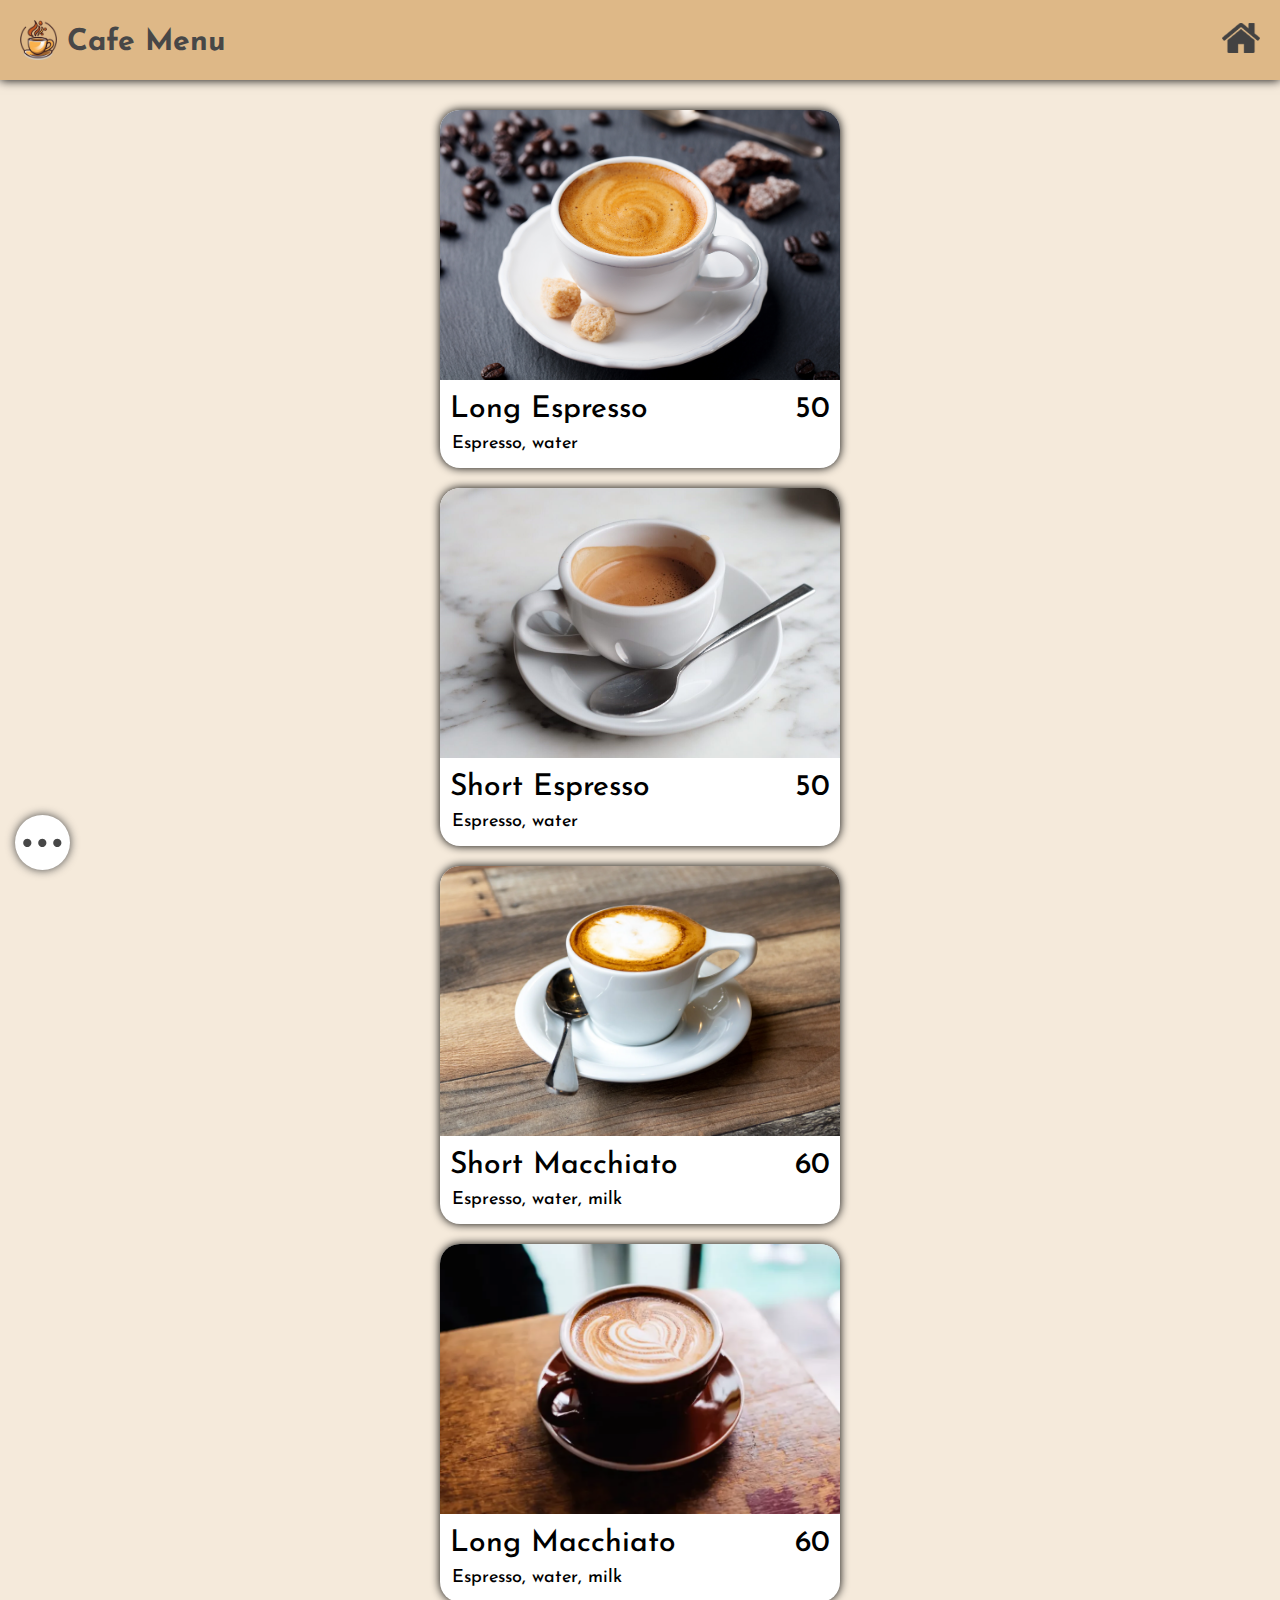
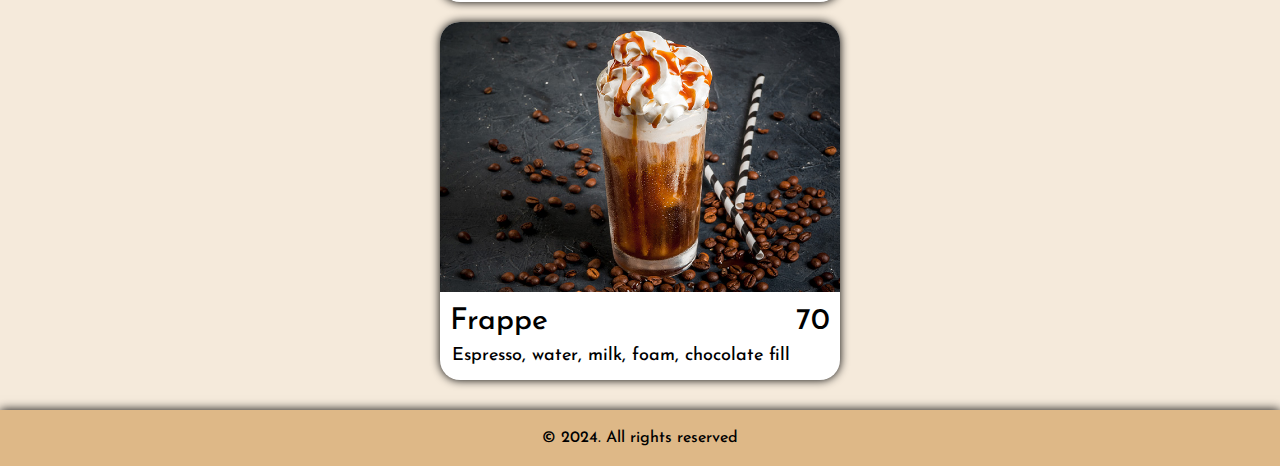
<file: coffee.html>
<!DOCTYPE html>
<html lang="en">
<head>
    <link rel="stylesheet" href="items.css">
    <link rel="stylesheet" href="style.css">
    <meta charset="UTF-8">
    <meta name="viewport" content="width=device-width, initial-scale=1.0">
    <title>Cafe Menu | Coffee</title>
</head>
<body>
    <div class="socialMedia">
        <button class="showMedia">&#8226;&#8226;&#8226;</button>
        <img id="fb" src="fbLogo.png" alt="facebook">
        <img id="insta" src="instaLogo.png" alt="instagram">
    </div>
    <div class="menu">
        <header>
            <div class="logo">
                <img src="logo.png" height="40" alt="logo">
                <h2>Cafe Menu</h2>
            </div>
            <a id="home-icon" href="index.html" style="-webkit-tap-highlight-color: transparent;"><img src="home-icon.png" height="30" alt="home"></a>
        </header>
        <main>
            <section class="articles">
                <div class="card">
                    <img src="coffee/long-espresso.png" alt="long espresso">
                    <div class="namePrice">
                        <h2>Long Espresso</h2>
                        <h2>50</h2>
                    </div>
                    <div class="desc">
                        Espresso, water
                    </div>
                </div>
                <div class="card">
                    <img src="coffee/short-espresso.png" alt="short espresso">
                    <div class="namePrice">
                        <h2>Short Espresso</h2>
                        <h2>50</h2>
                    </div>
                    <div class="desc">
                        Espresso, water
                    </div>
                </div>
                <div class="card">
                    <img src="coffee/macchiato.png" alt="short macchiato">
                    <div class="namePrice">
                        <h2>Short Macchiato</h2>
                        <h2>60</h2>
                    </div>
                    <div class="desc">
                        Espresso, water, milk
                    </div>
                </div>
                <div class="card">
                    <img src="coffee/long-macchiato.png" alt="long macchiato">
                    <div class="namePrice">
                        <h2>Long Macchiato</h2>
                        <h2>60</h2>
                    </div>
                    <div class="desc">
                        Espresso, water, milk
                    </div>
                </div>
                <div class="card">
                    <img src="coffee/frappe.png" alt="frappe">
                    <div class="namePrice">
                        <h2>Frappe</h2>
                        <h2>70</h2>
                    </div>
                    <div class="desc">
                        Espresso, water, milk, foam, chocolate fill
                    </div>
                </div>
            </section>
        </main>
        <footer>
            <p>© 2024. All rights reserved</p>
        </footer>
    </div>
    <script src="script.js"></script>
</body>
</html>
</file>
<file: items.css>
.namePrice{
    display:flex;
    justify-content:space-between;
    margin:10px;
}

.namePrice h2{
    font-size:30px;
}

.desc{
    font-size:18px;
    margin-left:12px;
    margin-bottom:5px;
}
</file>
<file: style.css>
@import url('https://fonts.googleapis.com/css2?family=Josefin+Sans:ital,wght@0,100..700;1,100..700&display=swap');

/*
.josefin-sans-<uniquifier> {
  font-family: "Josefin Sans", sans-serif;
  font-optical-sizing: auto;
  font-weight: <weight>;
  font-style: normal;
}

*/

*{
    font-family: "Josefin Sans", sans-serif;
    font-optical-sizing: auto;
    font-weight: 500;
    font-style: normal;
}

h1, h2, h3, h4, h5, h6, p{
    margin:0;
}

body{
    min-height:100vh;
    margin:0;
    background:rgba(222, 184, 135, 0.3);
    /* background:linear-gradient(-45deg,burlywood, rgb(255, 244, 230)); */
    background-repeat:no-repeat;
}

header{
    display:flex;
    align-items:center;
    justify-content:space-between;
    background:burlywood;
    padding:20px;
    gap:15px;
    box-shadow:0 0 10px;
}

.logo{
    display:flex;
    align-items:center;
    gap:10px;
}

header h2{
    margin-top:5px;
    font-size:30px;
    color:rgb(71, 71, 71);
    font-weight:700;
}

#home-icon:active{
    opacity:0.8;
}

main{
    display:flex;
    flex-direction:column;
    align-items:center;
    gap:30px;
}

.menu{
    display:flex;
    flex-direction:column;
    gap:30px;
}

.logoSec img{
    width:50vw;
    max-width:350px;
}

.articles{
    display:flex;
    flex-direction:column;
    align-items:center;
    gap:20px;
}

.card{
    width:80vw;
    max-width:400px;
    background:white;
    border-radius:20px;
    padding-bottom:10px;
    box-shadow:0 0 10px;
}

.clickable:active{
    opacity: 0.8;
}

.card img{
    object-fit:cover;
    border-radius:20px 20px 0 0;
    width:100%;
    height:30vh;
}

footer{
    background:burlywood;
    text-align:center;
    box-shadow:0 0 10px;
    padding:20px 10px 20px 10px;
}

.options select{
    width:80vw;
    max-width:400px;
    padding:10px 10px;
    font-size:24px;
    border-radius:10px;
    box-shadow:0 0 10px;
    border:none;
    -webkit-appearance: none;
    -moz-appearance: none;
    appearance: none;
    background: url("http://cdn1.iconfinder.com/data/icons/cc_mono_icon_set/blacks/16x16/br_down.png") white no-repeat calc(100% - 10px) !important; /* Better placement regardless of input width */
}

.options select:focus{
    outline:none;
}

.location{
    width:80vw;
    max-width:400px;
    display:flex;
    flex-direction:column;
    align-items:center;
    box-shadow:0 0 10px;
    border-radius:20px;
}

iframe{
    width:100%;
    height:40vh;
    border-radius:20px 20px 0 0;
}

address{
    border-radius:0 0 20px 20px;
    box-sizing:border-box;
    padding:10px;
    width:100%;
    background-color: white;
}

.socialMedia{
    z-index:999;
    display:flex;
    align-items:center;
    gap:15px;
    position:fixed;
    bottom:30px;
    left:15px;
}

.showMedia{
    color:rgb(71, 71, 71);
    cursor:pointer;
    text-align:center;
    font-size:30px;
    background:white;
    border-radius:100px;
    border:none;
    padding:14px 5px 10px 5px;
    box-shadow:0 0 10px;
    -webkit-tap-highlight-color: transparent;
}

.showMedia:active{
    background-color:rgb(229, 229, 229);
}

.socialMedia img{
    border-radius:100px;
    box-shadow:0 0 10px;
    cursor:pointer;
    display:none;
    width:53px;
    height:53px;
    -webkit-tap-highlight-color: transparent;
}

@keyframes fb{
    from {transform:translateX(-78px);opacity:0;}
    to {transform:translateX(0);opacity:1;}
}

@keyframes insta{
    from {transform:translateX(-156px);opacity:0;}
    to {transform:translateX(0);opacity:1;}
}

#fb{
    animation:fb .4s;
}

#insta{
    animation:insta .4s;
}
</file>
